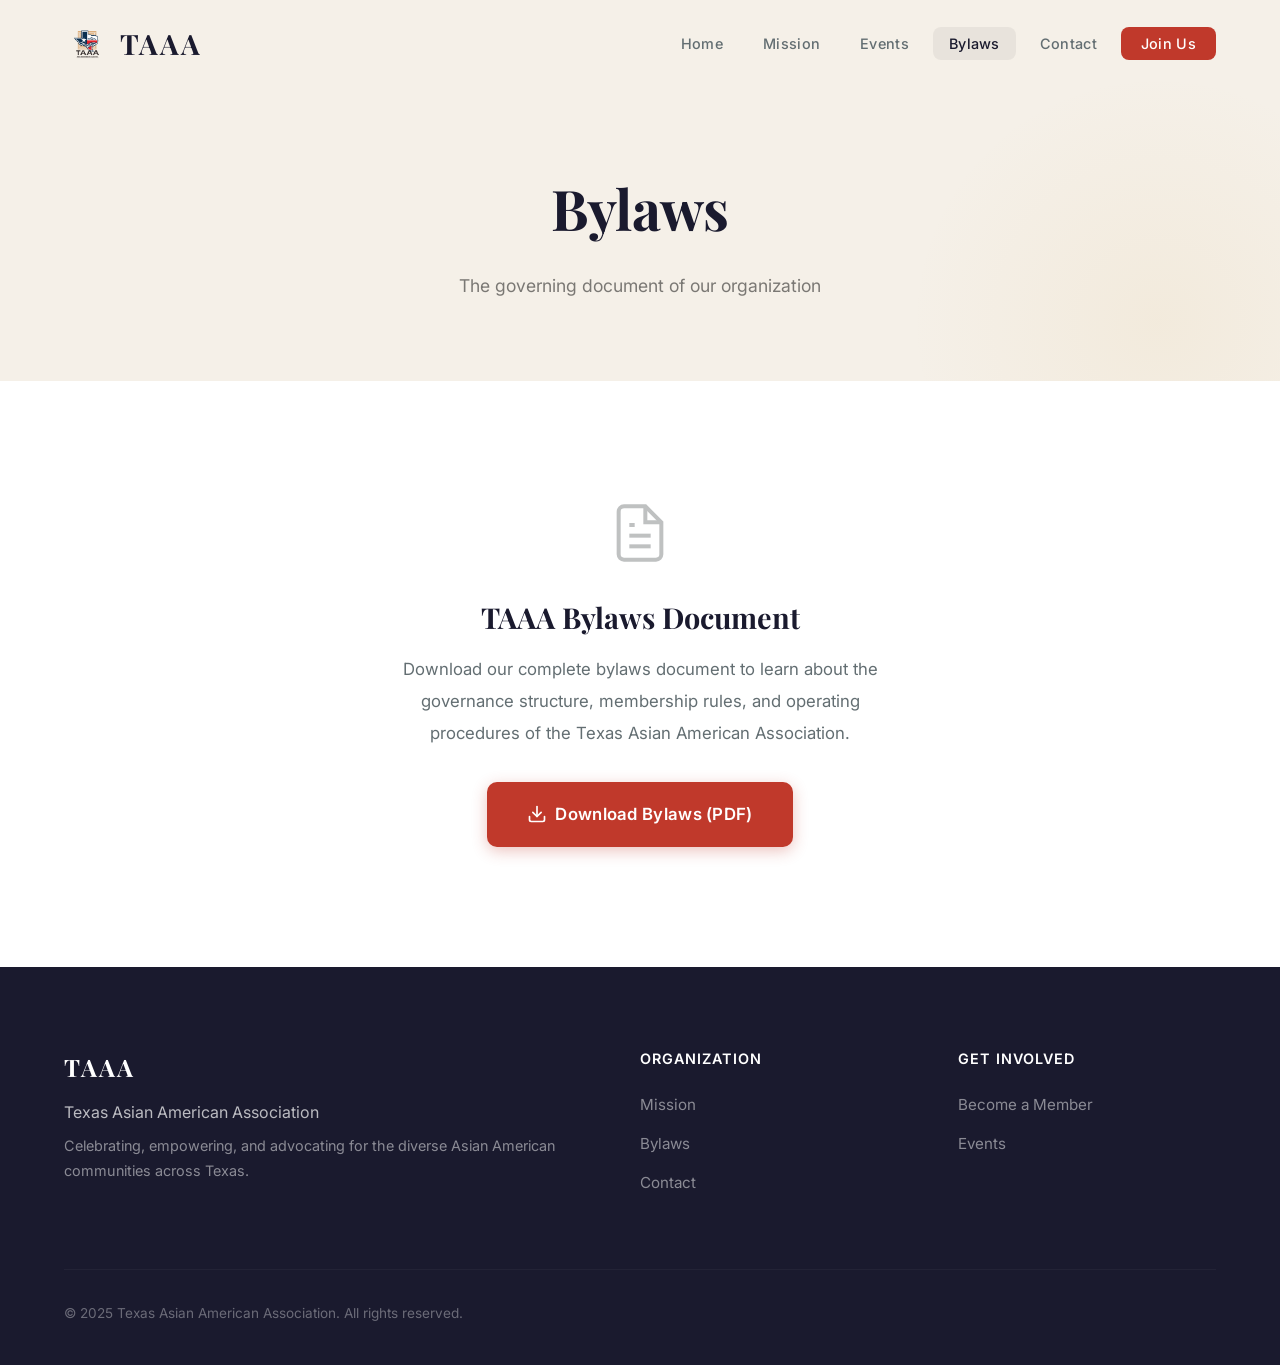
<file: bylaws.html>
<!DOCTYPE html>
<html lang="en">
<head>
    <meta charset="UTF-8">
    <meta name="viewport" content="width=device-width, initial-scale=1.0">
    <title>Bylaws - TAAA</title>
    <link rel="stylesheet" href="css/style.css">
    <link rel="preconnect" href="https://fonts.googleapis.com">
    <link rel="preconnect" href="https://fonts.gstatic.com" crossorigin>
    <link href="https://fonts.googleapis.com/css2?family=Inter:wght@300;400;500;600;700;800&family=Playfair+Display:wght@400;500;600;700&display=swap" rel="stylesheet">
</head>
<body>
    <nav class="navbar scrolled" id="navbar">
        <div class="nav-container">
            <a href="index.html" class="nav-logo"><img src="images/logo_new.jpg" alt="TAAA Logo" class="nav-logo-img"><span class="logo-text">TAAA</span></a>
            <button class="nav-toggle" id="navToggle" aria-label="Toggle navigation"><span></span><span></span><span></span></button>
            <ul class="nav-menu" id="navMenu">
                <li><a href="index.html" class="nav-link">Home</a></li>
                <li><a href="mission.html" class="nav-link">Mission</a></li>
                <li><a href="events.html" class="nav-link">Events</a></li>
                <li><a href="bylaws.html" class="nav-link active">Bylaws</a></li>
                <li><a href="contact.html" class="nav-link">Contact</a></li>
                <li><a href="join.html" class="nav-link btn-join">Join Us</a></li>
            </ul>
        </div>
    </nav>

    <section class="page-header">
        <div class="container">
            <h1>Bylaws</h1>
            <p>The governing document of our organization</p>
        </div>
    </section>

    <section class="content-section">
        <div class="container">
            <div style="text-align:center; padding: 40px 0;">
                <svg width="64" height="64" viewBox="0 0 24 24" fill="none" stroke="currentColor" stroke-width="1.5" style="opacity:0.3; margin-bottom:20px;">
                    <path d="M14 2H6a2 2 0 0 0-2 2v16a2 2 0 0 0 2 2h12a2 2 0 0 0 2-2V8z"/><polyline points="14 2 14 8 20 8"/><line x1="16" y1="13" x2="8" y2="13"/><line x1="16" y1="17" x2="8" y2="17"/><polyline points="10 9 9 9 8 9"/>
                </svg>
                <h2 style="font-family: var(--font-heading); margin-bottom: 12px;">TAAA Bylaws Document</h2>
                <p style="color: var(--color-text-light); margin-bottom: 32px; max-width: 500px; margin-left:auto; margin-right:auto;">Download our complete bylaws document to learn about the governance structure, membership rules, and operating procedures of the Texas Asian American Association.</p>
                <a href="taaa_bylaws_20240901.pdf" class="btn btn-primary btn-lg" download>
                    <svg width="20" height="20" viewBox="0 0 24 24" fill="none" stroke="currentColor" stroke-width="2" stroke-linecap="round" stroke-linejoin="round"><path d="M21 15v4a2 2 0 0 1-2 2H5a2 2 0 0 1-2-2v-4"/><polyline points="7 10 12 15 17 10"/><line x1="12" y1="15" x2="12" y2="3"/></svg>
                    Download Bylaws (PDF)
                </a>
            </div>
        </div>
    </section>

    <footer class="footer">
        <div class="container">
            <div class="footer-grid">
                <div class="footer-brand">
                    <span class="logo-text">TAAA</span>
                    <p>Texas Asian American Association</p>
                    <p class="footer-tagline">Celebrating, empowering, and advocating for the diverse Asian American communities across Texas.</p>
                </div>
                <div class="footer-links">
                    <h4>Organization</h4>
                    <ul>
                        <li><a href="mission.html">Mission</a></li>
                        <li><a href="bylaws.html">Bylaws</a></li>
                        <li><a href="contact.html">Contact</a></li>
                    </ul>
                </div>
                <div class="footer-links">
                    <h4>Get Involved</h4>
                    <ul>
                        <li><a href="join.html">Become a Member</a></li>
                        <li><a href="events.html">Events</a></li>
                    </ul>
                </div>
            </div>
            <div class="footer-bottom">
                <p>&copy; 2025 Texas Asian American Association. All rights reserved.</p>
            </div>
        </div>
    </footer>
    <script src="js/main.js"></script>
</body>
</html>
</file>
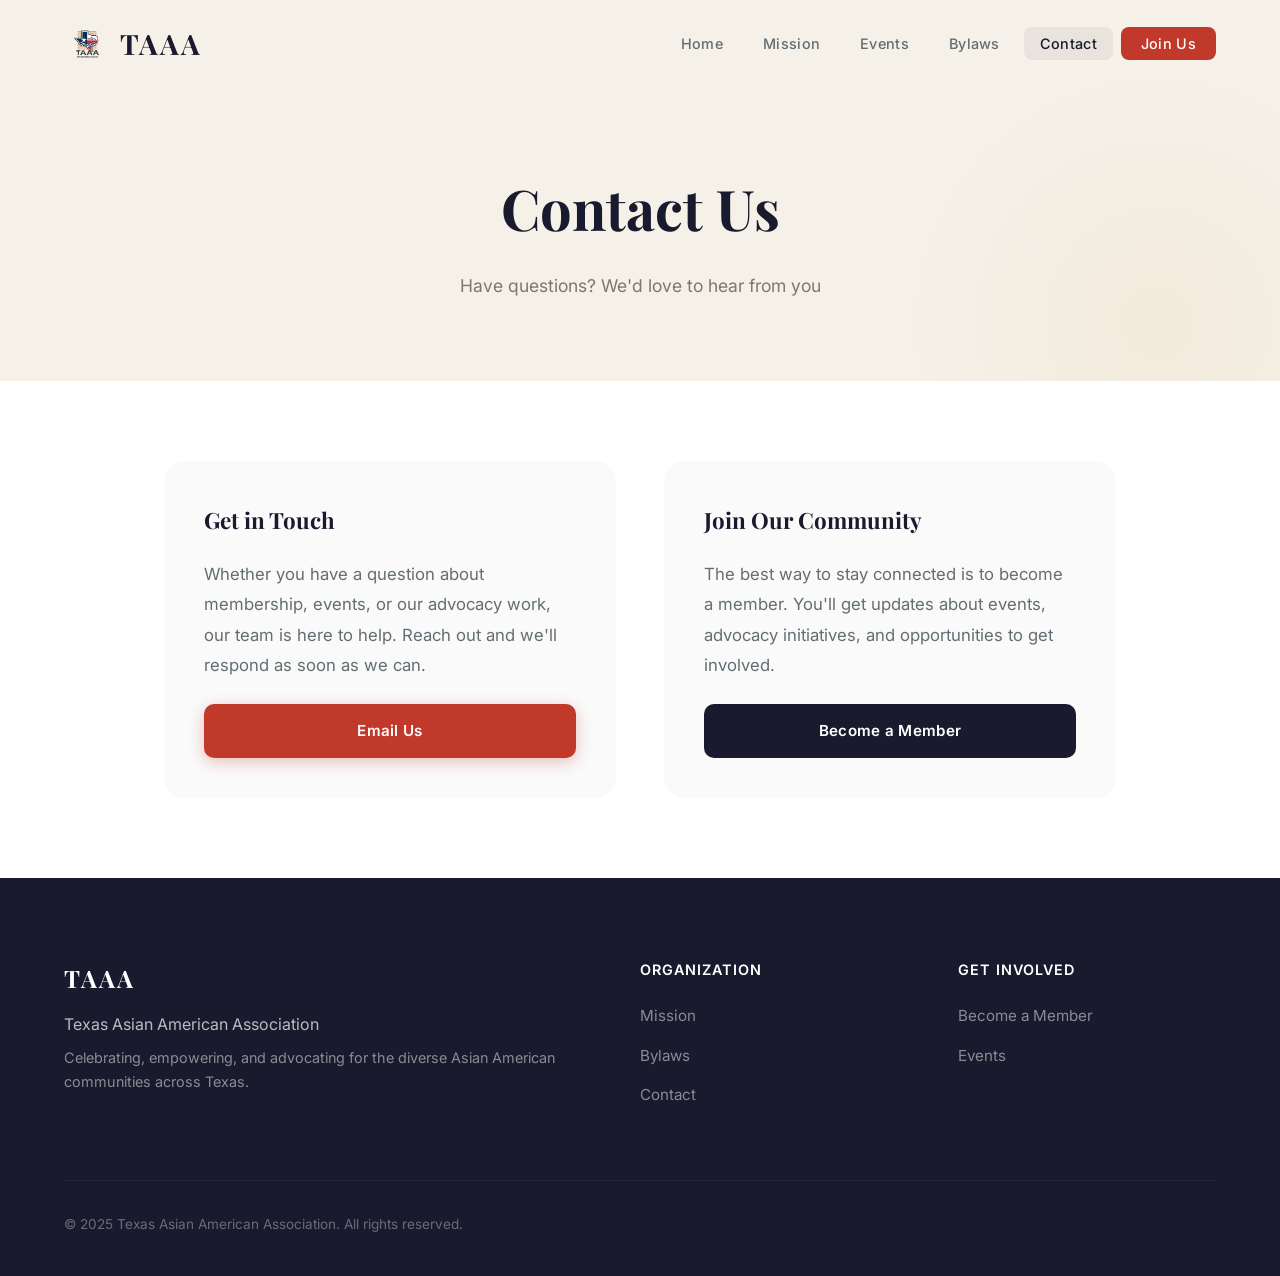
<file: contact.html>
<!DOCTYPE html>
<html lang="en">
<head>
    <meta charset="UTF-8">
    <meta name="viewport" content="width=device-width, initial-scale=1.0">
    <title>Contact - TAAA</title>
    <link rel="stylesheet" href="css/style.css">
    <link rel="preconnect" href="https://fonts.googleapis.com">
    <link rel="preconnect" href="https://fonts.gstatic.com" crossorigin>
    <link href="https://fonts.googleapis.com/css2?family=Inter:wght@300;400;500;600;700;800&family=Playfair+Display:wght@400;500;600;700&display=swap" rel="stylesheet">
</head>
<body>
    <nav class="navbar scrolled" id="navbar">
        <div class="nav-container">
            <a href="index.html" class="nav-logo"><img src="images/logo_new.jpg" alt="TAAA Logo" class="nav-logo-img"><span class="logo-text">TAAA</span></a>
            <button class="nav-toggle" id="navToggle" aria-label="Toggle navigation"><span></span><span></span><span></span></button>
            <ul class="nav-menu" id="navMenu">
                <li><a href="index.html" class="nav-link">Home</a></li>
                <li><a href="mission.html" class="nav-link">Mission</a></li>
                <li><a href="events.html" class="nav-link">Events</a></li>
                <li><a href="bylaws.html" class="nav-link">Bylaws</a></li>
                <li><a href="contact.html" class="nav-link active">Contact</a></li>
                <li><a href="join.html" class="nav-link btn-join">Join Us</a></li>
            </ul>
        </div>
    </nav>

    <section class="page-header">
        <div class="container">
            <h1>Contact Us</h1>
            <p>Have questions? We'd love to hear from you</p>
        </div>
    </section>

    <section class="content-section">
        <div class="container" style="max-width:1000px;">
            <div class="contact-grid">
                <div class="contact-info-card">
                    <h3>Get in Touch</h3>
                    <p>Whether you have a question about membership, events, or our advocacy work, our team is here to help. Reach out and we'll respond as soon as we can.</p>
                    <a href="mailto:texas.taaa@gmail.com" class="btn btn-primary">Email Us</a>
                </div>
                <div class="contact-info-card">
                    <h3>Join Our Community</h3>
                    <p>The best way to stay connected is to become a member. You'll get updates about events, advocacy initiatives, and opportunities to get involved.</p>
                    <a href="join.html" class="btn btn-secondary">Become a Member</a>
                </div>
            </div>
        </div>
    </section>

    <footer class="footer">
        <div class="container">
            <div class="footer-grid">
                <div class="footer-brand">
                    <span class="logo-text">TAAA</span>
                    <p>Texas Asian American Association</p>
                    <p class="footer-tagline">Celebrating, empowering, and advocating for the diverse Asian American communities across Texas.</p>
                </div>
                <div class="footer-links">
                    <h4>Organization</h4>
                    <ul>
                        <li><a href="mission.html">Mission</a></li>
                        <li><a href="bylaws.html">Bylaws</a></li>
                        <li><a href="contact.html">Contact</a></li>
                    </ul>
                </div>
                <div class="footer-links">
                    <h4>Get Involved</h4>
                    <ul>
                        <li><a href="join.html">Become a Member</a></li>
                        <li><a href="events.html">Events</a></li>
                    </ul>
                </div>
            </div>
            <div class="footer-bottom">
                <p>&copy; 2025 Texas Asian American Association. All rights reserved.</p>
            </div>
        </div>
    </footer>
    <script src="js/main.js"></script>
</body>
</html>
</file>
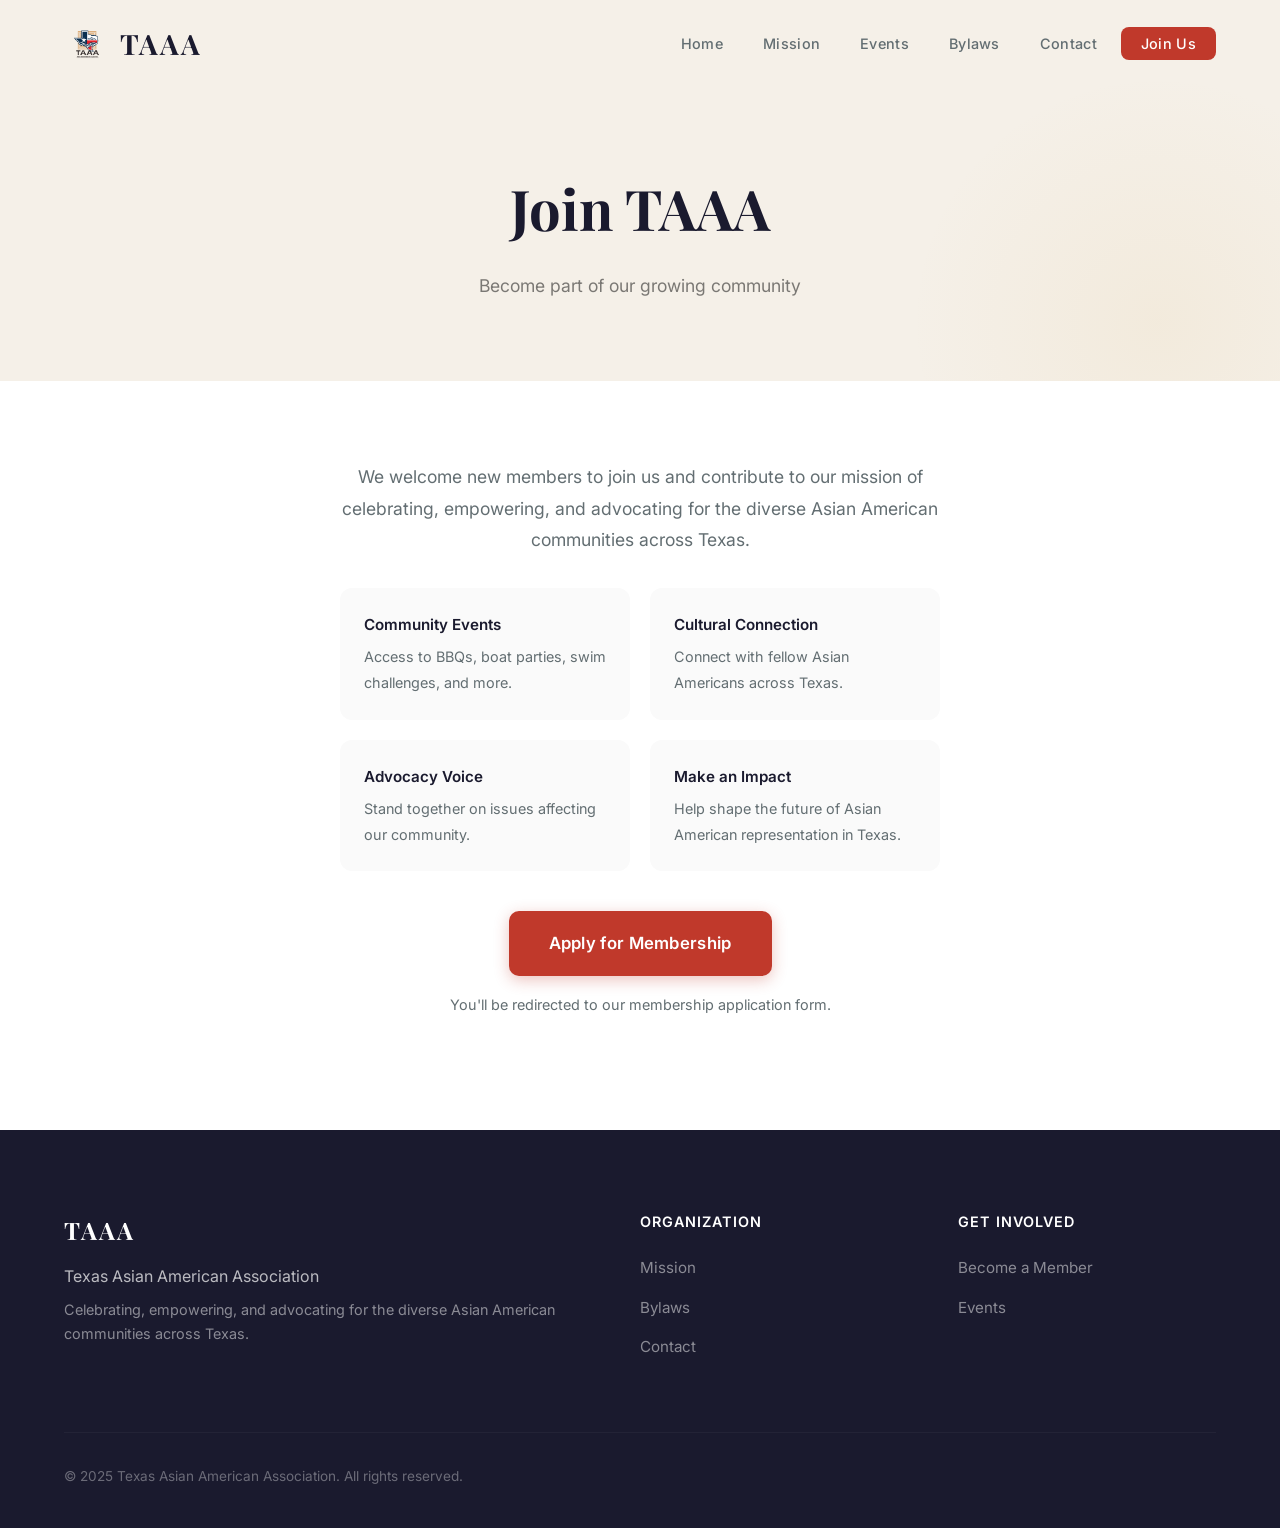
<file: join.html>
<!DOCTYPE html>
<html lang="en">
<head>
    <meta charset="UTF-8">
    <meta name="viewport" content="width=device-width, initial-scale=1.0">
    <title>Join Us - TAAA</title>
    <link rel="stylesheet" href="css/style.css">
    <link rel="preconnect" href="https://fonts.googleapis.com">
    <link rel="preconnect" href="https://fonts.gstatic.com" crossorigin>
    <link href="https://fonts.googleapis.com/css2?family=Inter:wght@300;400;500;600;700;800&family=Playfair+Display:wght@400;500;600;700&display=swap" rel="stylesheet">
</head>
<body>
    <nav class="navbar scrolled" id="navbar">
        <div class="nav-container">
            <a href="index.html" class="nav-logo"><img src="images/logo_new.jpg" alt="TAAA Logo" class="nav-logo-img"><span class="logo-text">TAAA</span></a>
            <button class="nav-toggle" id="navToggle" aria-label="Toggle navigation"><span></span><span></span><span></span></button>
            <ul class="nav-menu" id="navMenu">
                <li><a href="index.html" class="nav-link">Home</a></li>
                <li><a href="mission.html" class="nav-link">Mission</a></li>
                <li><a href="events.html" class="nav-link">Events</a></li>
                <li><a href="bylaws.html" class="nav-link">Bylaws</a></li>
                <li><a href="contact.html" class="nav-link">Contact</a></li>
                <li><a href="join.html" class="nav-link btn-join active">Join Us</a></li>
            </ul>
        </div>
    </nav>

    <section class="page-header">
        <div class="container">
            <h1>Join TAAA</h1>
            <p>Become part of our growing community</p>
        </div>
    </section>

    <section class="content-section">
        <div class="container">
            <div class="join-content">
                <p>We welcome new members to join us and contribute to our mission of celebrating, empowering, and advocating for the diverse Asian American communities across Texas.</p>

                <div class="join-benefits">
                    <div class="benefit-item">
                        <h4>Community Events</h4>
                        <p>Access to BBQs, boat parties, swim challenges, and more.</p>
                    </div>
                    <div class="benefit-item">
                        <h4>Cultural Connection</h4>
                        <p>Connect with fellow Asian Americans across Texas.</p>
                    </div>
                    <div class="benefit-item">
                        <h4>Advocacy Voice</h4>
                        <p>Stand together on issues affecting our community.</p>
                    </div>
                    <div class="benefit-item">
                        <h4>Make an Impact</h4>
                        <p>Help shape the future of Asian American representation in Texas.</p>
                    </div>
                </div>

                <a href="https://docs.google.com/forms/d/e/1FAIpQLSff4VVZv3v0gZ3J9esU2u0XcUleNbXYUX1LglVox7Y5USVbJg/viewform?usp=sf_link" class="btn btn-primary btn-lg" target="_blank" rel="noopener noreferrer">Apply for Membership</a>
                <p style="margin-top: 16px; font-size: 0.9rem; color: var(--color-text-light);">You'll be redirected to our membership application form.</p>
            </div>
        </div>
    </section>

    <footer class="footer">
        <div class="container">
            <div class="footer-grid">
                <div class="footer-brand">
                    <span class="logo-text">TAAA</span>
                    <p>Texas Asian American Association</p>
                    <p class="footer-tagline">Celebrating, empowering, and advocating for the diverse Asian American communities across Texas.</p>
                </div>
                <div class="footer-links">
                    <h4>Organization</h4>
                    <ul>
                        <li><a href="mission.html">Mission</a></li>
                        <li><a href="bylaws.html">Bylaws</a></li>
                        <li><a href="contact.html">Contact</a></li>
                    </ul>
                </div>
                <div class="footer-links">
                    <h4>Get Involved</h4>
                    <ul>
                        <li><a href="join.html">Become a Member</a></li>
                        <li><a href="events.html">Events</a></li>
                    </ul>
                </div>
            </div>
            <div class="footer-bottom">
                <p>&copy; 2025 Texas Asian American Association. All rights reserved.</p>
            </div>
        </div>
    </footer>
    <script src="js/main.js"></script>
</body>
</html>
</file>
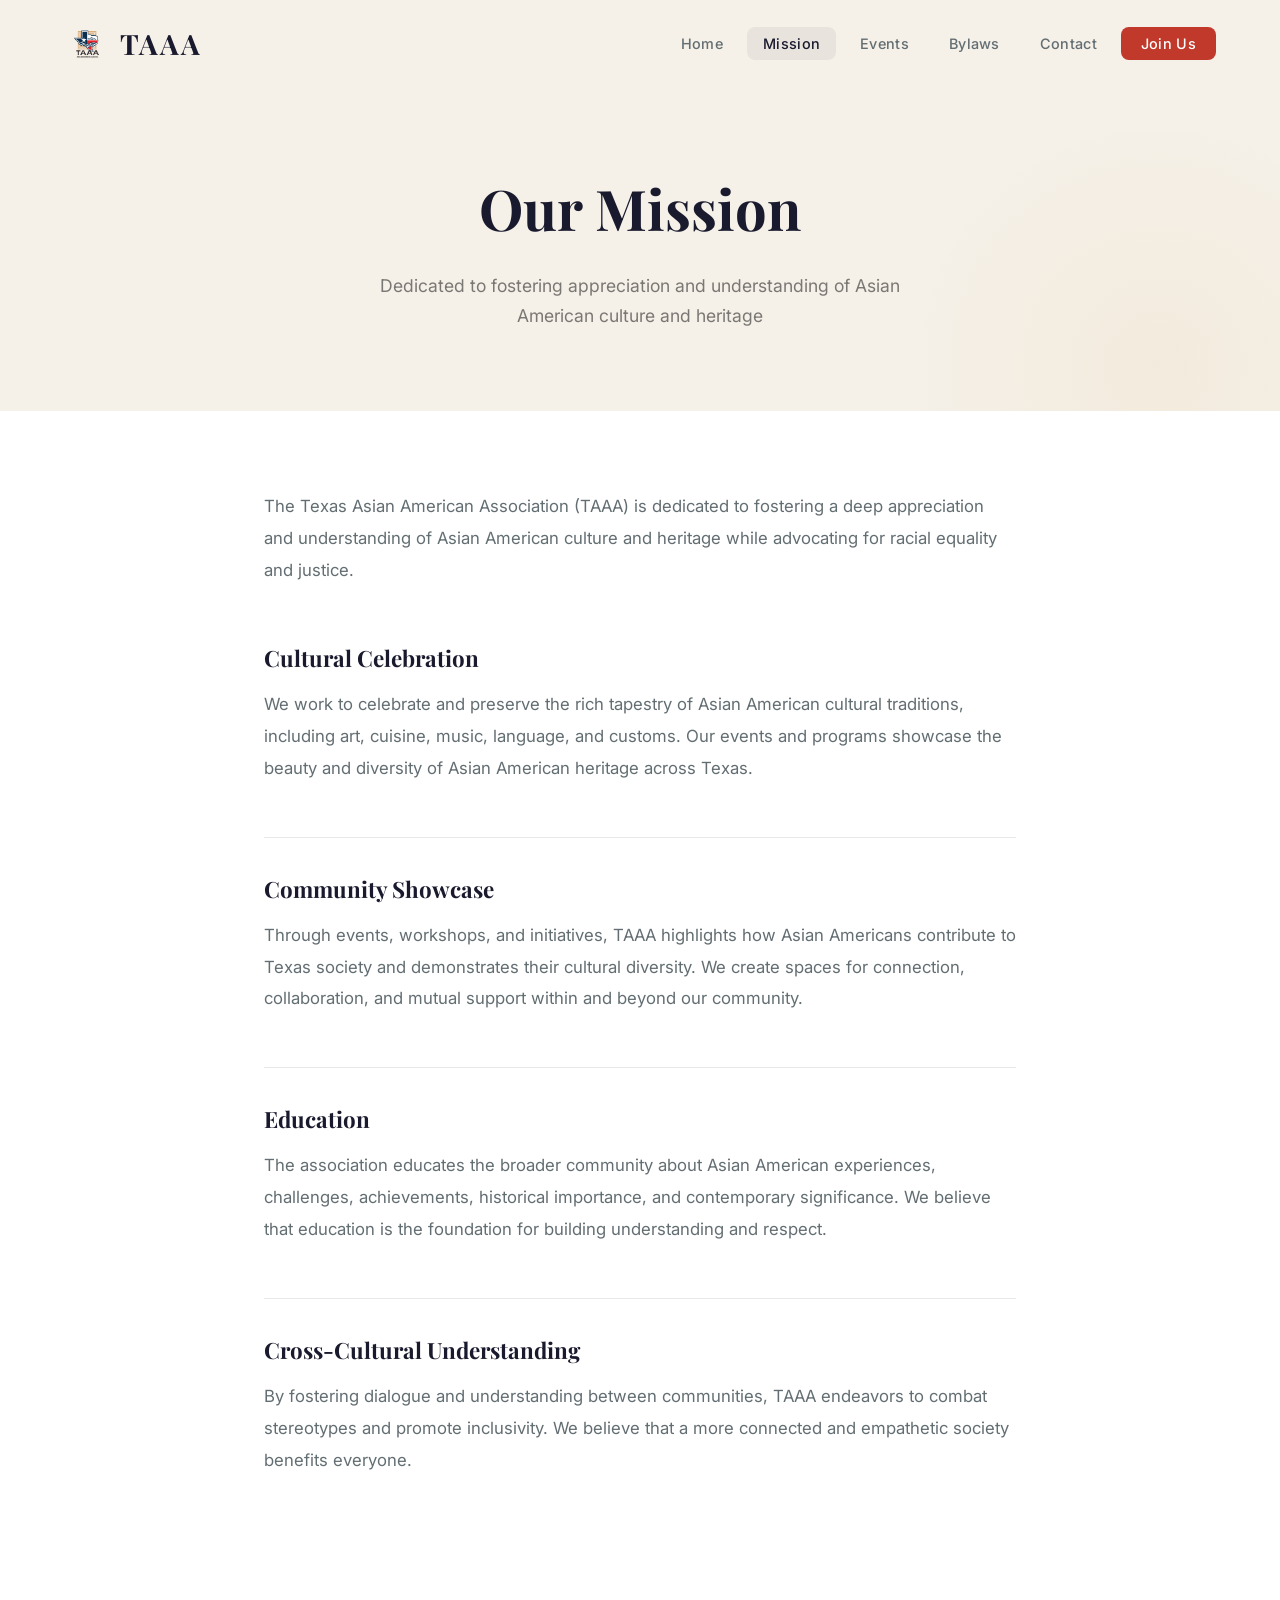
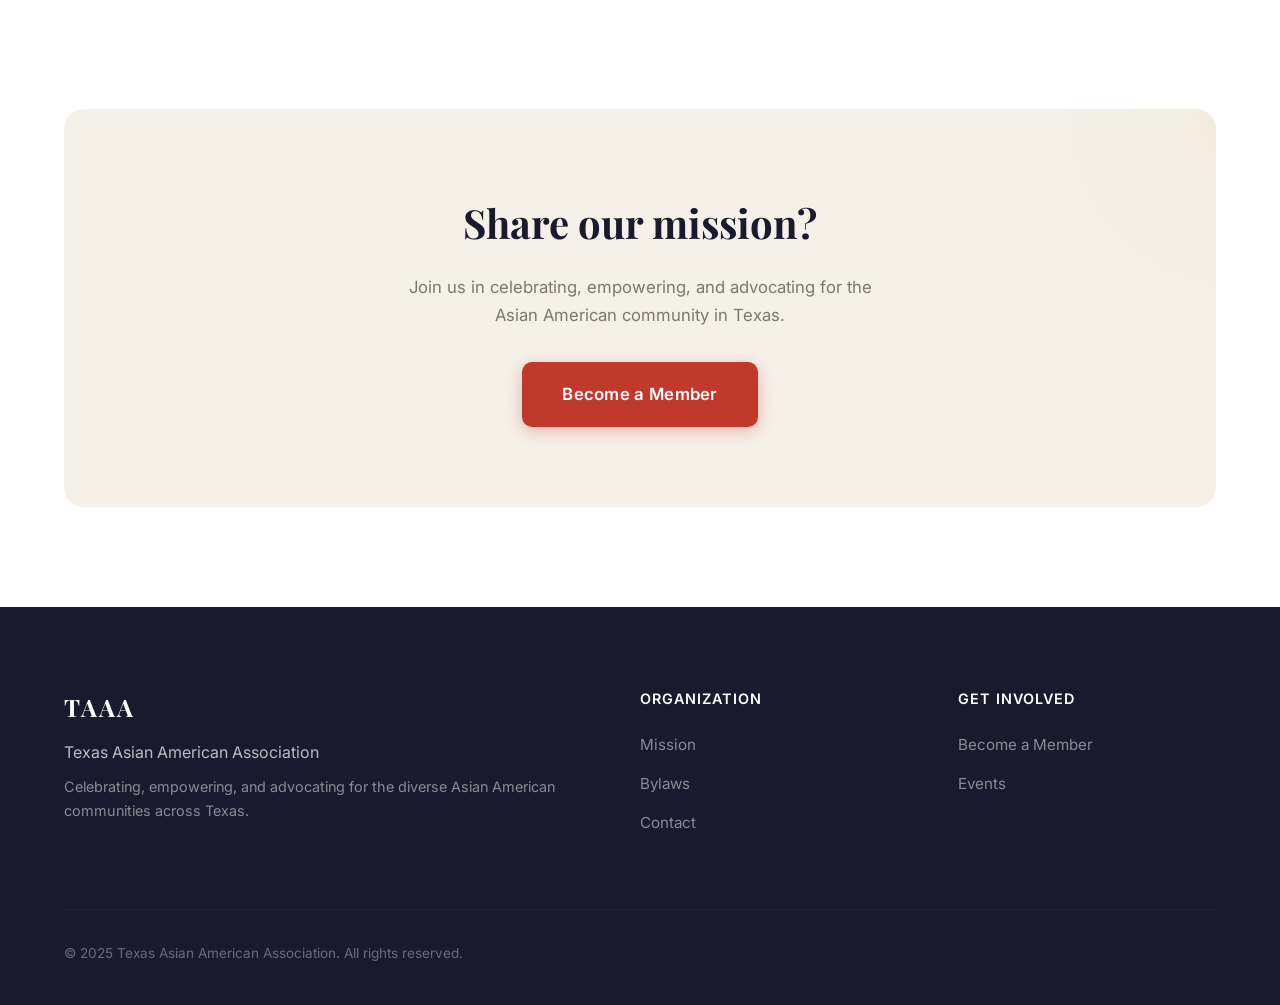
<file: mission.html>
<!DOCTYPE html>
<html lang="en">
<head>
    <meta charset="UTF-8">
    <meta name="viewport" content="width=device-width, initial-scale=1.0">
    <title>Mission - TAAA</title>
    <link rel="stylesheet" href="css/style.css">
    <link rel="preconnect" href="https://fonts.googleapis.com">
    <link rel="preconnect" href="https://fonts.gstatic.com" crossorigin>
    <link href="https://fonts.googleapis.com/css2?family=Inter:wght@300;400;500;600;700;800&family=Playfair+Display:wght@400;500;600;700&display=swap" rel="stylesheet">
</head>
<body>
    <nav class="navbar scrolled" id="navbar">
        <div class="nav-container">
            <a href="index.html" class="nav-logo"><img src="images/logo_new.jpg" alt="TAAA Logo" class="nav-logo-img"><span class="logo-text">TAAA</span></a>
            <button class="nav-toggle" id="navToggle" aria-label="Toggle navigation"><span></span><span></span><span></span></button>
            <ul class="nav-menu" id="navMenu">
                <li><a href="index.html" class="nav-link">Home</a></li>
                <li><a href="mission.html" class="nav-link active">Mission</a></li>
                <li><a href="events.html" class="nav-link">Events</a></li>
                <li><a href="bylaws.html" class="nav-link">Bylaws</a></li>
                <li><a href="contact.html" class="nav-link">Contact</a></li>
                <li><a href="join.html" class="nav-link btn-join">Join Us</a></li>
            </ul>
        </div>
    </nav>

    <section class="page-header">
        <div class="container">
            <h1>Our Mission</h1>
            <p>Dedicated to fostering appreciation and understanding of Asian American culture and heritage</p>
        </div>
    </section>

    <section class="content-section">
        <div class="container">
            <p class="lead-text">The Texas Asian American Association (TAAA) is dedicated to fostering a deep appreciation and understanding of Asian American culture and heritage while advocating for racial equality and justice.</p>

            <div class="mission-item">
                <h3>Cultural Celebration</h3>
                <p>We work to celebrate and preserve the rich tapestry of Asian American cultural traditions, including art, cuisine, music, language, and customs. Our events and programs showcase the beauty and diversity of Asian American heritage across Texas.</p>
            </div>

            <div class="mission-item">
                <h3>Community Showcase</h3>
                <p>Through events, workshops, and initiatives, TAAA highlights how Asian Americans contribute to Texas society and demonstrates their cultural diversity. We create spaces for connection, collaboration, and mutual support within and beyond our community.</p>
            </div>

            <div class="mission-item">
                <h3>Education</h3>
                <p>The association educates the broader community about Asian American experiences, challenges, achievements, historical importance, and contemporary significance. We believe that education is the foundation for building understanding and respect.</p>
            </div>

            <div class="mission-item">
                <h3>Cross-Cultural Understanding</h3>
                <p>By fostering dialogue and understanding between communities, TAAA endeavors to combat stereotypes and promote inclusivity. We believe that a more connected and empathetic society benefits everyone.</p>
            </div>
        </div>
    </section>

    <section class="section cta-section">
        <div class="container">
            <div class="cta-card">
                <h2>Share our mission?</h2>
                <p>Join us in celebrating, empowering, and advocating for the Asian American community in Texas.</p>
                <a href="join.html" class="btn btn-primary btn-lg">Become a Member</a>
            </div>
        </div>
    </section>

    <footer class="footer">
        <div class="container">
            <div class="footer-grid">
                <div class="footer-brand">
                    <span class="logo-text">TAAA</span>
                    <p>Texas Asian American Association</p>
                    <p class="footer-tagline">Celebrating, empowering, and advocating for the diverse Asian American communities across Texas.</p>
                </div>
                <div class="footer-links">
                    <h4>Organization</h4>
                    <ul>
                        <li><a href="mission.html">Mission</a></li>
                        <li><a href="bylaws.html">Bylaws</a></li>
                        <li><a href="contact.html">Contact</a></li>
                    </ul>
                </div>
                <div class="footer-links">
                    <h4>Get Involved</h4>
                    <ul>
                        <li><a href="join.html">Become a Member</a></li>
                        <li><a href="events.html">Events</a></li>
                    </ul>
                </div>
            </div>
            <div class="footer-bottom">
                <p>&copy; 2025 Texas Asian American Association. All rights reserved.</p>
            </div>
        </div>
    </footer>
    <script src="js/main.js"></script>
</body>
</html>
</file>
<file: css/style.css>
/* ========================================
   TAAA - Texas Asian American Association
   Modern Responsive Stylesheet
   ======================================== */

/* --- Reset & Base --- */
*, *::before, *::after {
    margin: 0;
    padding: 0;
    box-sizing: border-box;
}

:root {
    --color-primary: #c0392b;
    --color-primary-dark: #a93226;
    --color-accent: #e74c3c;
    --color-dark: #1a1a2e;
    --color-dark-2: #16213e;
    --color-text: #2d3436;
    --color-text-light: #636e72;
    --color-bg: #fafafa;
    --color-white: #ffffff;
    --color-border: #e8e8e8;
    --color-gold: #d4a853;
    --font-heading: 'Playfair Display', Georgia, serif;
    --font-body: 'Inter', -apple-system, BlinkMacSystemFont, sans-serif;
    --radius: 12px;
    --radius-lg: 20px;
    --shadow: 0 4px 20px rgba(0,0,0,0.06);
    --shadow-lg: 0 12px 40px rgba(0,0,0,0.1);
    --transition: 0.3s cubic-bezier(0.4, 0, 0.2, 1);
    --container-max: 1200px;
}

html {
    scroll-behavior: smooth;
    font-size: 16px;
}

body {
    font-family: var(--font-body);
    color: var(--color-text);
    background: var(--color-bg);
    line-height: 1.7;
    -webkit-font-smoothing: antialiased;
    overflow-x: hidden;
}

a {
    text-decoration: none;
    color: inherit;
    transition: color var(--transition);
}

ul {
    list-style: none;
}

img {
    max-width: 100%;
    display: block;
}

.container {
    max-width: var(--container-max);
    margin: 0 auto;
    padding: 0 24px;
}

/* --- Navigation --- */
.navbar {
    position: fixed;
    top: 0;
    left: 0;
    right: 0;
    z-index: 1000;
    padding: 20px 0;
    transition: all var(--transition);
}

.navbar.scrolled {
    background: rgba(255,255,255,0.95);
    backdrop-filter: blur(20px);
    -webkit-backdrop-filter: blur(20px);
    padding: 12px 0;
    box-shadow: 0 1px 20px rgba(0,0,0,0.08);
}

.nav-container {
    max-width: var(--container-max);
    margin: 0 auto;
    padding: 0 24px;
    display: flex;
    align-items: center;
    justify-content: space-between;
}

.nav-logo {
    display: flex;
    align-items: center;
    gap: 12px;
}

.nav-logo-img {
    height: 44px;
    width: auto;
    border-radius: 6px;
    transition: height var(--transition);
}

.navbar.scrolled .nav-logo-img {
    height: 38px;
}

.logo-text {
    font-family: var(--font-heading);
    font-size: 1.75rem;
    font-weight: 700;
    color: var(--color-dark);
    letter-spacing: 2px;
    transition: color var(--transition);
}

.navbar.scrolled .logo-text {
    color: var(--color-dark);
}

.hero-logo {
    width: 277px;
    height: auto;
    border-radius: 16px;
    margin: 0 auto 32px;
    display: block;
    filter: drop-shadow(0 8px 24px rgba(0,0,0,0.1));
}

.nav-menu {
    display: flex;
    align-items: center;
    gap: 8px;
}

.nav-link {
    padding: 8px 16px;
    font-size: 0.9rem;
    font-weight: 500;
    color: var(--color-text-light);
    border-radius: 8px;
    transition: all var(--transition);
    letter-spacing: 0.3px;
}

.nav-link:hover,
.nav-link.active {
    color: var(--color-dark);
    background: rgba(0,0,0,0.05);
}

.navbar.scrolled .nav-link {
    color: var(--color-text-light);
}

.navbar.scrolled .nav-link:hover,
.navbar.scrolled .nav-link.active {
    color: var(--color-dark);
    background: rgba(0,0,0,0.05);
}

.btn-join {
    background: var(--color-primary) !important;
    color: var(--color-white) !important;
    border-radius: 8px;
    padding: 8px 20px !important;
}

.btn-join:hover {
    background: var(--color-primary-dark) !important;
    transform: translateY(-1px);
}

.nav-toggle {
    display: none;
    flex-direction: column;
    gap: 5px;
    background: none;
    border: none;
    cursor: pointer;
    padding: 4px;
}

.nav-toggle span {
    width: 24px;
    height: 2px;
    background: var(--color-dark);
    border-radius: 2px;
    transition: all var(--transition);
}

.navbar.scrolled .nav-toggle span {
    background: var(--color-dark);
}

/* --- Hero --- */
.hero {
    position: relative;
    min-height: 100vh;
    display: flex;
    align-items: center;
    justify-content: center;
    overflow: hidden;
}

.hero-bg {
    position: absolute;
    inset: 0;
    background: #f5f0e8;
    z-index: -2;
}

.hero-bg::after {
    content: '';
    position: absolute;
    inset: 0;
    background:
        radial-gradient(circle at 20% 80%, rgba(212,168,83,0.08) 0%, transparent 50%),
        radial-gradient(circle at 80% 20%, rgba(212,168,83,0.05) 0%, transparent 50%);
}

.hero-content {
    text-align: center;
    padding: 120px 24px 80px;
    max-width: 900px;
    animation: fadeUp 1s ease-out;
}

@keyframes fadeUp {
    from { opacity: 0; transform: translateY(30px); }
    to { opacity: 1; transform: translateY(0); }
}

.hero-badge {
    display: inline-block;
    padding: 6px 20px;
    border: 1px solid rgba(0,0,0,0.15);
    border-radius: 50px;
    color: rgba(0,0,0,0.5);
    font-size: 0.8rem;
    font-weight: 500;
    letter-spacing: 3px;
    text-transform: uppercase;
    margin-bottom: 32px;
}

.hero-title {
    font-family: var(--font-heading);
    font-size: clamp(3rem, 8vw, 5.5rem);
    font-weight: 700;
    color: var(--color-dark);
    line-height: 1.1;
    margin-bottom: 28px;
}

.title-line {
    display: block;
}

.title-line.accent {
    color: var(--color-gold);
    font-style: italic;
}

.hero-subtitle {
    font-size: clamp(1rem, 2vw, 1.2rem);
    color: rgba(0,0,0,0.6);
    max-width: 600px;
    margin: 0 auto 40px;
    line-height: 1.8;
    font-weight: 300;
}

.hero-actions {
    display: flex;
    gap: 16px;
    justify-content: center;
    flex-wrap: wrap;
}

.hero-scroll {
    position: absolute;
    bottom: 40px;
    left: 50%;
    transform: translateX(-50%);
    display: flex;
    flex-direction: column;
    align-items: center;
    gap: 8px;
    color: rgba(0,0,0,0.3);
    font-size: 0.75rem;
    letter-spacing: 2px;
    text-transform: uppercase;
}

.scroll-line {
    width: 1px;
    height: 40px;
    background: linear-gradient(to bottom, rgba(0,0,0,0.2), transparent);
    animation: scrollPulse 2s ease-in-out infinite;
}

@keyframes scrollPulse {
    0%, 100% { opacity: 1; }
    50% { opacity: 0.3; }
}

/* --- Buttons --- */
.btn {
    display: inline-flex;
    align-items: center;
    gap: 8px;
    padding: 14px 32px;
    font-family: var(--font-body);
    font-size: 0.95rem;
    font-weight: 600;
    border-radius: 10px;
    border: none;
    cursor: pointer;
    transition: all var(--transition);
    letter-spacing: 0.3px;
}

.btn-primary {
    background: var(--color-primary);
    color: var(--color-white);
    box-shadow: 0 4px 15px rgba(192,57,43,0.3);
}

.btn-primary:hover {
    background: var(--color-primary-dark);
    transform: translateY(-2px);
    box-shadow: 0 6px 25px rgba(192,57,43,0.4);
}

.btn-outline {
    background: transparent;
    color: var(--color-dark);
    border: 1.5px solid rgba(0,0,0,0.2);
}

.btn-outline:hover {
    background: rgba(0,0,0,0.05);
    border-color: rgba(0,0,0,0.4);
}

.btn-secondary {
    background: var(--color-dark);
    color: var(--color-white);
}

.btn-secondary:hover {
    background: var(--color-dark-2);
    transform: translateY(-2px);
}

.btn-lg {
    padding: 18px 40px;
    font-size: 1.05rem;
}

/* --- Sections --- */
.section {
    padding: 100px 0;
}

.section-label {
    display: inline-block;
    font-size: 0.8rem;
    font-weight: 600;
    letter-spacing: 3px;
    text-transform: uppercase;
    color: var(--color-primary);
    margin-bottom: 16px;
}

.section-title {
    font-family: var(--font-heading);
    font-size: clamp(2rem, 4vw, 2.8rem);
    font-weight: 700;
    color: var(--color-dark);
    line-height: 1.2;
    margin-bottom: 16px;
}

.section-desc {
    font-size: 1.05rem;
    color: var(--color-text-light);
    max-width: 550px;
}

.section-header {
    text-align: center;
    margin-bottom: 60px;
}

.section-header .section-desc {
    margin: 0 auto;
}

.section-cta {
    text-align: center;
    margin-top: 48px;
}

/* --- Mission Preview --- */
.mission-preview {
    background: var(--color-white);
}

.section-grid {
    display: grid;
    grid-template-columns: 1fr 1fr;
    gap: 60px;
    align-items: start;
    margin-bottom: 80px;
}

.lead-text {
    font-size: 1.15rem;
    line-height: 1.9;
    color: var(--color-text-light);
    margin-bottom: 24px;
}

.link-arrow {
    display: inline-flex;
    align-items: center;
    gap: 8px;
    font-weight: 600;
    color: var(--color-primary);
    font-size: 0.95rem;
}

.link-arrow:hover {
    gap: 12px;
}

.link-arrow span {
    transition: transform var(--transition);
}

.link-arrow:hover span {
    transform: translateX(4px);
}

/* --- Pillar Cards --- */
.pillars {
    display: grid;
    grid-template-columns: repeat(3, 1fr);
    gap: 32px;
}

.pillar-card {
    padding: 40px 32px;
    background: var(--color-bg);
    border-radius: var(--radius-lg);
    transition: all var(--transition);
    border: 1px solid transparent;
}

.pillar-card:hover {
    background: var(--color-white);
    border-color: var(--color-border);
    box-shadow: var(--shadow-lg);
    transform: translateY(-4px);
}

.pillar-icon {
    width: 56px;
    height: 56px;
    display: flex;
    align-items: center;
    justify-content: center;
    background: linear-gradient(135deg, var(--color-primary), var(--color-accent));
    border-radius: 14px;
    color: var(--color-white);
    margin-bottom: 24px;
}

.pillar-card h3 {
    font-family: var(--font-heading);
    font-size: 1.3rem;
    font-weight: 600;
    margin-bottom: 12px;
    color: var(--color-dark);
}

.pillar-card p {
    color: var(--color-text-light);
    font-size: 0.95rem;
    line-height: 1.7;
}

/* --- Events --- */
.events-preview {
    background: var(--color-bg);
}

.events-grid {
    display: grid;
    grid-template-columns: 1fr 1fr;
    gap: 24px;
}

.event-card {
    background: var(--color-white);
    border-radius: var(--radius-lg);
    overflow: hidden;
    transition: all var(--transition);
    border: 1px solid var(--color-border);
}

.event-card:hover {
    box-shadow: var(--shadow-lg);
    transform: translateY(-4px);
}

.event-card.featured {
    grid-row: span 2;
    display: flex;
    flex-direction: column;
}

.event-card.featured .event-image {
    flex: 1;
    min-height: 250px;
}

.event-image {
    height: 180px;
    overflow: hidden;
}

.event-image-placeholder {
    width: 100%;
    height: 100%;
    display: flex;
    align-items: center;
    justify-content: center;
    font-size: 3rem;
}

.event-body {
    padding: 28px;
}

.event-meta {
    display: flex;
    align-items: center;
    gap: 16px;
    margin-bottom: 12px;
    font-size: 0.85rem;
    color: var(--color-text-light);
}

.event-meta time {
    font-weight: 600;
    color: var(--color-primary);
}

.event-card h3 {
    font-family: var(--font-heading);
    font-size: 1.25rem;
    font-weight: 600;
    margin-bottom: 8px;
    color: var(--color-dark);
}

.event-card p {
    color: var(--color-text-light);
    font-size: 0.9rem;
    line-height: 1.7;
}

/* --- CTA Section --- */
.cta-section {
    background: var(--color-white);
}

.cta-card {
    text-align: center;
    padding: 80px 40px;
    background: #f5f0e8;
    border-radius: var(--radius-lg);
    color: var(--color-dark);
    position: relative;
    overflow: hidden;
}

.cta-card::before {
    content: '';
    position: absolute;
    top: -50%;
    right: -20%;
    width: 400px;
    height: 400px;
    background: radial-gradient(circle, rgba(212,168,83,0.08) 0%, transparent 70%);
    border-radius: 50%;
}

.cta-card h2 {
    font-family: var(--font-heading);
    font-size: clamp(1.8rem, 4vw, 2.5rem);
    margin-bottom: 16px;
    position: relative;
}

.cta-card p {
    color: rgba(0,0,0,0.5);
    max-width: 500px;
    margin: 0 auto 32px;
    font-size: 1.05rem;
    position: relative;
}

.cta-card .btn {
    position: relative;
}

/* --- Footer --- */
.footer {
    background: var(--color-dark);
    color: rgba(255,255,255,0.7);
    padding: 80px 0 40px;
}

.footer-grid {
    display: grid;
    grid-template-columns: 2fr 1fr 1fr;
    gap: 60px;
    margin-bottom: 60px;
}

.footer-brand .logo-text {
    font-size: 1.5rem;
    color: var(--color-white);
    display: block;
    margin-bottom: 12px;
}

.footer-brand p {
    margin-bottom: 8px;
}

.footer-tagline {
    font-size: 0.9rem;
    line-height: 1.7;
    opacity: 0.7;
}

.footer-links h4 {
    color: var(--color-white);
    font-size: 0.9rem;
    font-weight: 600;
    letter-spacing: 1px;
    text-transform: uppercase;
    margin-bottom: 20px;
}

.footer-links li {
    margin-bottom: 12px;
}

.footer-links a {
    font-size: 0.95rem;
    opacity: 0.7;
    transition: opacity var(--transition);
}

.footer-links a:hover {
    opacity: 1;
    color: var(--color-white);
}

.footer-bottom {
    padding-top: 32px;
    border-top: 1px solid rgba(255,255,255,0.08);
    font-size: 0.85rem;
    opacity: 0.5;
}

/* --- Page Header (for subpages) --- */
.page-header {
    padding: 160px 0 80px;
    background: #f5f0e8;
    text-align: center;
    position: relative;
    overflow: hidden;
}

.page-header::after {
    content: '';
    position: absolute;
    bottom: -50%;
    right: -10%;
    width: 500px;
    height: 500px;
    background: radial-gradient(circle, rgba(212,168,83,0.08) 0%, transparent 70%);
    border-radius: 50%;
}

.page-header h1 {
    font-family: var(--font-heading);
    font-size: clamp(2.5rem, 5vw, 3.5rem);
    color: var(--color-dark);
    margin-bottom: 16px;
    position: relative;
}

.page-header p {
    color: rgba(0,0,0,0.5);
    font-size: 1.1rem;
    max-width: 600px;
    margin: 0 auto;
    position: relative;
}

/* --- Content Sections (subpages) --- */
.content-section {
    padding: 80px 0;
    background: var(--color-white);
}

.content-section .container {
    max-width: 800px;
}

.content-section h2 {
    font-family: var(--font-heading);
    font-size: 1.8rem;
    color: var(--color-dark);
    margin-bottom: 16px;
}

.content-section p {
    color: var(--color-text-light);
    font-size: 1.05rem;
    line-height: 1.9;
    margin-bottom: 20px;
}

.content-section .mission-item {
    padding: 32px 0;
    border-bottom: 1px solid var(--color-border);
}

.content-section .mission-item:last-child {
    border-bottom: none;
}

.content-section .mission-item h3 {
    font-family: var(--font-heading);
    font-size: 1.4rem;
    color: var(--color-dark);
    margin-bottom: 12px;
}

/* --- Events Page --- */
.events-list {
    display: flex;
    flex-direction: column;
    gap: 32px;
}

.event-card-full {
    display: grid;
    grid-template-columns: 300px 1fr;
    background: var(--color-white);
    border-radius: var(--radius-lg);
    overflow: hidden;
    border: 1px solid var(--color-border);
    transition: all var(--transition);
}

.event-card-full:hover {
    box-shadow: var(--shadow-lg);
    transform: translateY(-2px);
}

.event-card-full .event-image {
    height: 100%;
    min-height: 200px;
}

.event-card-full .event-body {
    padding: 32px;
}

.event-card-full h3 {
    font-family: var(--font-heading);
    font-size: 1.4rem;
    color: var(--color-dark);
    margin-bottom: 8px;
}

.event-card-full p {
    color: var(--color-text-light);
    line-height: 1.8;
}

.event-tag {
    display: inline-block;
    padding: 4px 12px;
    background: rgba(192,57,43,0.08);
    color: var(--color-primary);
    border-radius: 6px;
    font-size: 0.8rem;
    font-weight: 600;
    margin-bottom: 12px;
}

/* --- Contact Page --- */
.contact-grid {
    display: grid;
    grid-template-columns: 1fr 1fr;
    gap: 48px;
    align-items: start;
}

.contact-info-card {
    padding: 40px;
    background: var(--color-bg);
    border-radius: var(--radius-lg);
}

.contact-info-card h3 {
    font-family: var(--font-heading);
    font-size: 1.4rem;
    color: var(--color-dark);
    margin-bottom: 20px;
}

.contact-info-card p {
    color: var(--color-text-light);
    line-height: 1.8;
    margin-bottom: 24px;
}

.contact-info-card .btn {
    width: 100%;
    justify-content: center;
}

/* --- Join Page --- */
.join-content {
    text-align: center;
    max-width: 600px;
    margin: 0 auto;
}

.join-content p {
    font-size: 1.1rem;
    color: var(--color-text-light);
    line-height: 1.8;
    margin-bottom: 32px;
}

.join-benefits {
    display: grid;
    grid-template-columns: repeat(2, 1fr);
    gap: 20px;
    margin-bottom: 40px;
    text-align: left;
}

.benefit-item {
    padding: 24px;
    background: var(--color-bg);
    border-radius: var(--radius);
}

.benefit-item h4 {
    font-size: 0.95rem;
    font-weight: 600;
    color: var(--color-dark);
    margin-bottom: 6px;
}

.benefit-item p {
    font-size: 0.9rem;
    margin-bottom: 0;
}

/* --- Event Compact Card (expandable) --- */
.event-card-compact {
    background: var(--color-white);
    border-radius: var(--radius-lg);
    overflow: hidden;
    border: 1px solid var(--color-border);
    transition: box-shadow var(--transition);
}

.event-card-compact:hover {
    box-shadow: var(--shadow);
}

.event-card-compact .event-card-thumb {
    display: none;
}

.event-card-compact {
    display: grid;
    grid-template-columns: 200px 1fr;
    grid-template-rows: auto auto;
}

.event-card-compact .event-card-thumb {
    display: block;
    grid-row: 1;
    grid-column: 1;
    overflow: hidden;
}

.event-card-compact .event-card-thumb img,
.event-card-compact .event-card-thumb .event-image-placeholder {
    width: 100%;
    height: 100%;
    min-height: 160px;
    object-fit: cover;
    display: flex;
    align-items: center;
    justify-content: center;
}

.event-card-compact .event-card-summary {
    grid-row: 1;
    grid-column: 2;
    padding: 28px 32px;
}

.event-card-compact .event-card-summary h3 {
    font-family: var(--font-heading);
    font-size: 1.3rem;
    font-weight: 600;
    color: var(--color-dark);
    margin-bottom: 6px;
}

.event-card-compact .event-excerpt {
    color: var(--color-text-light);
    font-size: 0.95rem;
    line-height: 1.6;
    margin-bottom: 12px;
}

.btn-more {
    display: inline-flex;
    align-items: center;
    gap: 4px;
    background: none;
    border: none;
    color: var(--color-primary);
    font-family: var(--font-body);
    font-size: 0.9rem;
    font-weight: 600;
    cursor: pointer;
    padding: 4px 0;
    transition: color var(--transition);
}

.btn-more:hover {
    color: var(--color-primary-dark);
}

.btn-more::after {
    content: '';
    display: inline-block;
    width: 6px;
    height: 6px;
    border-right: 2px solid currentColor;
    border-bottom: 2px solid currentColor;
    transform: rotate(45deg);
    transition: transform var(--transition);
    margin-left: 4px;
}

.btn-more[aria-expanded="true"]::after {
    transform: rotate(-135deg);
}

/* Expandable details */
.event-details {
    grid-column: 1 / -1;
    display: none;
}

.event-card-compact.expanded .event-details {
    display: block;
}

.event-details-inner {
    padding: 0 32px 32px;
    border-top: 1px solid var(--color-border);
    padding-top: 24px;
}

.event-full-desc {
    margin-bottom: 24px;
}

.event-full-desc p {
    color: var(--color-text-light);
    font-size: 1rem;
    line-height: 1.8;
    margin-bottom: 12px;
}

.event-full-desc p:last-child {
    margin-bottom: 0;
}

.event-links a {
    color: var(--color-primary);
    text-decoration: underline;
    font-weight: 500;
}

.event-links a:hover {
    color: var(--color-primary-dark);
}

@media (max-width: 768px) {
    .event-card-compact {
        grid-template-columns: 1fr;
    }

    .event-card-compact .event-card-thumb {
        grid-column: 1;
        height: 180px;
    }

    .event-card-compact .event-card-summary {
        grid-column: 1;
        padding: 20px;
    }

    .event-details-inner {
        padding: 0 20px 20px;
        padding-top: 20px;
    }
}

/* --- Event Detail Card --- */
.event-detail-card {
    background: var(--color-white);
    border-radius: var(--radius-lg);
    overflow: hidden;
    border: 1px solid var(--color-border);
    transition: all var(--transition);
}

.event-detail-card + .event-detail-card,
.event-detail-card + .event-card-full,
.event-card-full + .event-detail-card {
    margin-top: 8px;
}

.event-hero-img {
    width: 100%;
    height: 400px;
    object-fit: cover;
    display: block;
}

.event-detail-body {
    padding: 32px;
}

.event-detail-body h3 {
    font-family: var(--font-heading);
    font-size: 1.6rem;
    color: var(--color-dark);
    margin-bottom: 12px;
}

.event-detail-body p {
    color: var(--color-text-light);
    line-height: 1.8;
    font-size: 1.05rem;
}

.event-gallery {
    padding: 0 32px 32px;
}

.gallery-grid {
    display: grid;
    grid-template-columns: repeat(3, 1fr);
    gap: 12px;
}

.gallery-grid img {
    width: 100%;
    height: 200px;
    object-fit: cover;
    border-radius: var(--radius);
    cursor: pointer;
    transition: all var(--transition);
}

.gallery-grid img:hover {
    transform: scale(1.03);
    box-shadow: var(--shadow-lg);
}

/* --- Lightbox --- */
.lightbox {
    display: none;
    position: fixed;
    inset: 0;
    z-index: 9999;
    background: rgba(0,0,0,0.92);
    align-items: center;
    justify-content: center;
    padding: 40px;
    cursor: pointer;
}

.lightbox.active {
    display: flex;
}

.lightbox img {
    max-width: 90vw;
    max-height: 90vh;
    object-fit: contain;
    border-radius: 8px;
    cursor: default;
}

.lightbox-close {
    position: absolute;
    top: 20px;
    right: 24px;
    background: none;
    border: none;
    color: white;
    font-size: 2rem;
    cursor: pointer;
    width: 48px;
    height: 48px;
    display: flex;
    align-items: center;
    justify-content: center;
    border-radius: 50%;
    transition: background var(--transition);
}

.lightbox-close:hover {
    background: rgba(255,255,255,0.1);
}

.lightbox-nav {
    position: absolute;
    top: 50%;
    transform: translateY(-50%);
    background: rgba(255,255,255,0.1);
    border: none;
    color: white;
    font-size: 2rem;
    cursor: pointer;
    width: 56px;
    height: 56px;
    display: flex;
    align-items: center;
    justify-content: center;
    border-radius: 50%;
    transition: background var(--transition);
}

.lightbox-nav:hover {
    background: rgba(255,255,255,0.2);
}

.lightbox-prev {
    left: 20px;
}

.lightbox-next {
    right: 20px;
}

@media (max-width: 768px) {
    .event-hero-img {
        height: 250px;
    }
    .gallery-grid {
        grid-template-columns: repeat(2, 1fr);
        gap: 8px;
    }
    .gallery-grid img {
        height: 150px;
    }
    .event-gallery {
        padding: 0 20px 20px;
    }
    .event-detail-body {
        padding: 24px 20px;
    }
}

@media (max-width: 480px) {
    .gallery-grid {
        grid-template-columns: 1fr 1fr;
    }
    .gallery-grid img {
        height: 120px;
    }
    .event-hero-img {
        height: 200px;
    }
}

/* --- Empty State --- */
.empty-state {
    text-align: center;
    padding: 80px 20px;
    color: var(--color-text-light);
}

.empty-state svg {
    margin-bottom: 20px;
    opacity: 0.3;
}

.empty-state h3 {
    font-family: var(--font-heading);
    font-size: 1.4rem;
    color: var(--color-dark);
    margin-bottom: 8px;
}

/* --- Responsive --- */
@media (max-width: 1024px) {
    .section-grid {
        gap: 40px;
    }
    .pillars {
        grid-template-columns: repeat(2, 1fr);
    }
    .pillars .pillar-card:last-child {
        grid-column: span 2;
        max-width: 50%;
        margin: 0 auto;
    }
    .footer-grid {
        gap: 40px;
    }
}

@media (max-width: 768px) {
    .nav-toggle {
        display: flex;
    }
    .nav-menu {
        position: fixed;
        top: 0;
        right: -100%;
        width: 280px;
        height: 100vh;
        background: var(--color-white);
        flex-direction: column;
        align-items: stretch;
        padding: 80px 24px 40px;
        gap: 4px;
        transition: right var(--transition);
        box-shadow: -10px 0 30px rgba(0,0,0,0.1);
    }
    .nav-menu.open {
        right: 0;
    }
    .nav-menu .nav-link {
        color: var(--color-text);
        padding: 12px 16px;
        font-size: 1rem;
    }
    .nav-menu .nav-link:hover,
    .nav-menu .nav-link.active {
        background: rgba(0,0,0,0.04);
        color: var(--color-dark);
    }
    .nav-menu .btn-join {
        margin-top: 12px;
        text-align: center;
        color: var(--color-white) !important;
    }

    .section {
        padding: 70px 0;
    }

    .section-grid {
        grid-template-columns: 1fr;
        gap: 24px;
        margin-bottom: 48px;
    }

    .pillars {
        grid-template-columns: 1fr;
    }
    .pillars .pillar-card:last-child {
        grid-column: auto;
        max-width: 100%;
    }

    .events-grid {
        grid-template-columns: 1fr;
    }
    .event-card.featured {
        grid-row: auto;
    }

    .footer-grid {
        grid-template-columns: 1fr;
        gap: 40px;
    }

    .cta-card {
        padding: 60px 24px;
    }

    .contact-grid {
        grid-template-columns: 1fr;
    }

    .event-card-full {
        grid-template-columns: 1fr;
    }

    .join-benefits {
        grid-template-columns: 1fr;
    }

    .hero-content {
        padding: 140px 20px 100px;
    }
}

@media (max-width: 480px) {
    .hero-actions {
        flex-direction: column;
        align-items: center;
    }
    .hero-actions .btn {
        width: 100%;
        justify-content: center;
    }
    .pillar-card {
        padding: 28px 24px;
    }
    .event-body {
        padding: 20px;
    }
}
</file>
